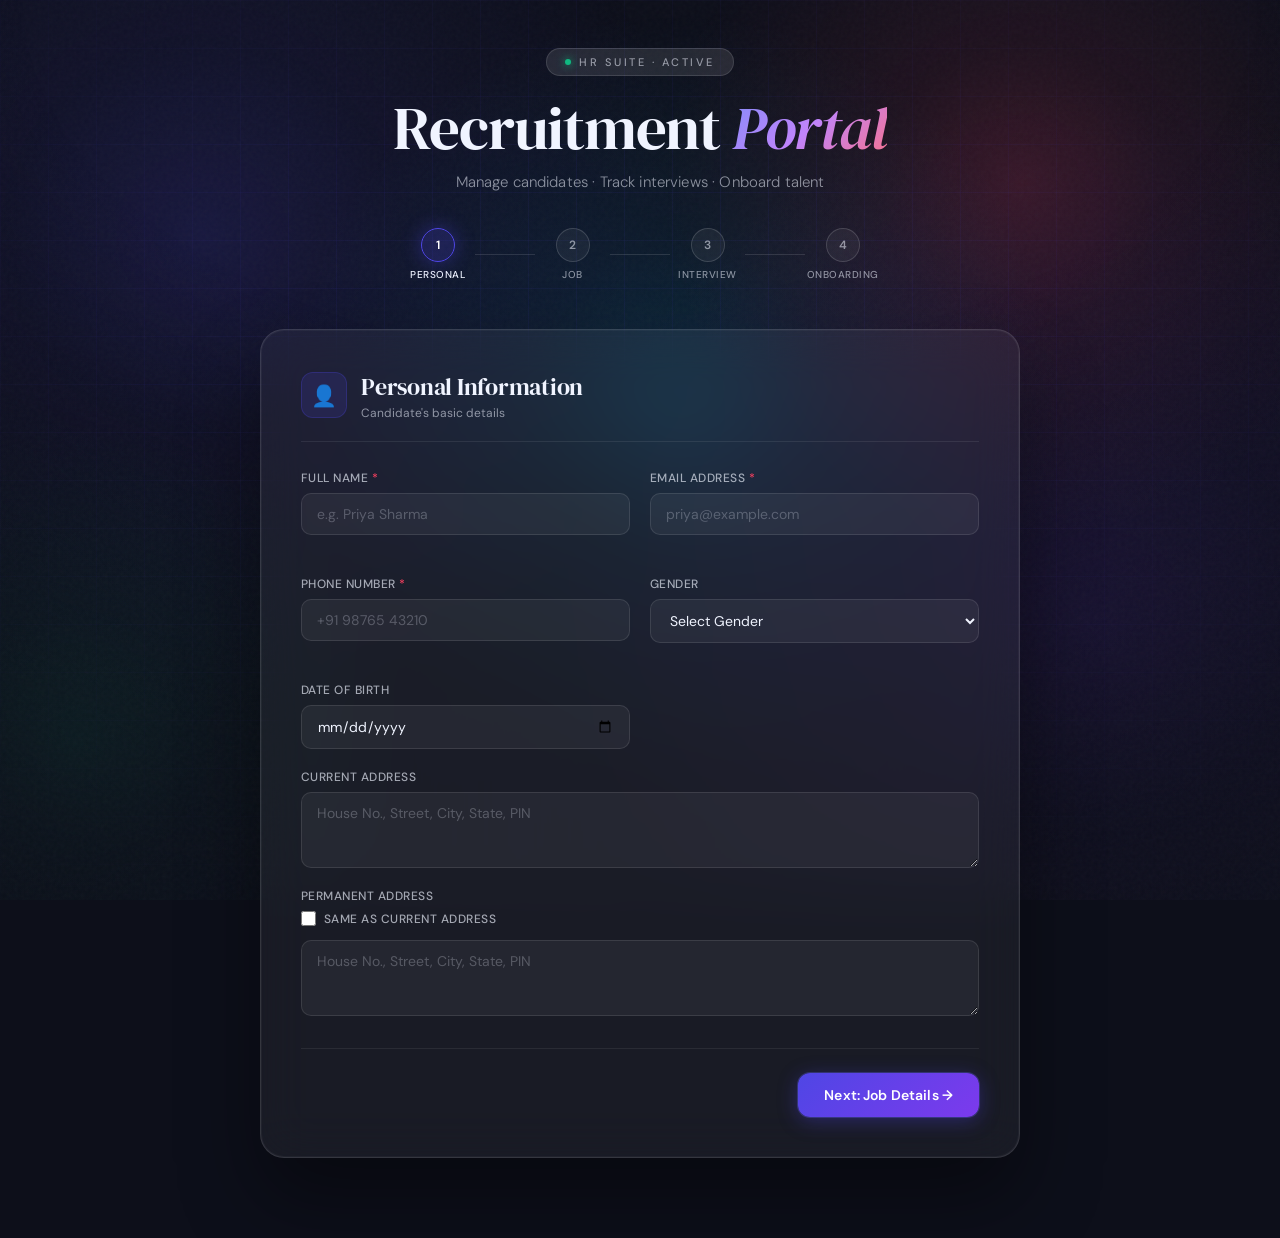
<file: index.html>
<!DOCTYPE html>
<html lang="en">
<head>
<meta charset="UTF-8">
<meta name="viewport" content="width=device-width, initial-scale=1.0">
<title>HR Recruitment Portal</title>
<link href="https://fonts.googleapis.com/css2?family=DM+Serif+Display:ital@0;1&family=DM+Sans:wght@300;400;500;600&display=swap" rel="stylesheet">
<style>
*,*::before,*::after{box-sizing:border-box;margin:0;padding:0}

:root{
  --ink:#0d0f1a;
  --indigo:#4f46e5;
  --violet:#7c3aed;
  --rose:#f43f5e;
  --emerald:#10b981;
  --border:rgba(255,255,255,0.12);
  --text:#f0f4ff;
  --muted:rgba(240,244,255,0.55);
  --font:'DM Sans',sans-serif;
  --serif:'DM Serif Display',serif;
}

html{scroll-behavior:smooth}
body{font-family:var(--font);background:var(--ink);color:var(--text);min-height:100vh;overflow-x:hidden;position:relative}

#bgCanvas{position:fixed;inset:0;z-index:0;pointer-events:none;width:100%;height:100%}

.grid-overlay{
  position:fixed;inset:0;z-index:0;pointer-events:none;
  background-image:linear-gradient(rgba(79,70,229,0.07) 1px,transparent 1px),linear-gradient(90deg,rgba(79,70,229,0.07) 1px,transparent 1px);
  background-size:48px 48px;
  mask-image:radial-gradient(ellipse 80% 80% at 50% 50%,#000 40%,transparent 100%);
}
.vignette{position:fixed;inset:0;z-index:0;pointer-events:none;background:radial-gradient(ellipse 120% 100% at 50% 0%,transparent 40%,rgba(13,15,26,0.7) 100%)}
.noise{position:fixed;inset:0;z-index:0;pointer-events:none;opacity:0.03;background-image:url("data:image/svg+xml,%3Csvg viewBox='0 0 256 256' xmlns='http://www.w3.org/2000/svg'%3E%3Cfilter id='noise'%3E%3CfeTurbulence type='fractalNoise' baseFrequency='0.9' numOctaves='4' stitchTiles='stitch'/%3E%3C/filter%3E%3Crect width='100%25' height='100%25' filter='url(%23noise)'/%3E%3C/svg%3E")}
.particles{position:fixed;inset:0;z-index:0;pointer-events:none;overflow:hidden}
.particle{position:absolute;border-radius:50%;animation:floatUp linear infinite;opacity:0}
@keyframes floatUp{0%{transform:translateY(0) scale(1);opacity:0}10%{opacity:1}90%{opacity:.4}100%{transform:translateY(-100vh) scale(.4);opacity:0}}

.portal-wrapper{position:relative;z-index:1;max-width:800px;margin:0 auto;padding:48px 20px 80px}

.portal-header{text-align:center;margin-bottom:48px;animation:slideDown .8s cubic-bezier(.22,1,.36,1) both}
@keyframes slideDown{from{opacity:0;transform:translateY(-32px)}to{opacity:1;transform:translateY(0)}}

.header-eyebrow{display:inline-flex;align-items:center;gap:8px;background:rgba(255,255,255,0.10);border:1px solid var(--border);backdrop-filter:blur(12px);color:var(--muted);font-size:11px;font-weight:500;letter-spacing:2.5px;text-transform:uppercase;padding:6px 18px;border-radius:99px;margin-bottom:20px}
.eyebrow-dot{width:6px;height:6px;border-radius:50%;background:var(--emerald);box-shadow:0 0 8px var(--emerald);animation:pulse 2s ease infinite}
@keyframes pulse{0%,100%{opacity:1;transform:scale(1)}50%{opacity:.5;transform:scale(.8)}}

.portal-title{font-family:var(--serif);font-size:clamp(2.4rem,6vw,3.8rem);font-weight:400;line-height:1.05;letter-spacing:-.02em;margin-bottom:12px}
.portal-title .accent{font-style:italic;background:linear-gradient(135deg,#818cf8,#c084fc,#fb7185);-webkit-background-clip:text;-webkit-text-fill-color:transparent;background-clip:text}
.portal-subtitle{color:var(--muted);font-size:15px;font-weight:300;letter-spacing:.01em;margin-bottom:36px}

.step-track{display:flex;align-items:center;justify-content:center;max-width:480px;margin:0 auto}
.step-item{display:flex;flex-direction:column;align-items:center;gap:6px;flex:1}
.step-connector{height:1px;flex:1;background:rgba(255,255,255,0.12);transition:background .5s;max-width:60px}
.step-connector.filled{background:linear-gradient(90deg,var(--indigo),var(--violet))}
.step-circle{width:34px;height:34px;border-radius:50%;display:flex;align-items:center;justify-content:center;font-size:12px;font-weight:600;border:1.5px solid rgba(255,255,255,0.15);background:rgba(255,255,255,0.05);color:var(--muted);transition:all .4s cubic-bezier(.34,1.56,.64,1);position:relative;z-index:1}
.step-circle.active{border-color:var(--indigo);background:rgba(79,70,229,0.2);color:#fff;box-shadow:0 0 20px rgba(79,70,229,0.4)}
.step-circle.done{border-color:var(--emerald);background:rgba(16,185,129,0.2);color:var(--emerald);box-shadow:0 0 16px rgba(16,185,129,0.3)}
.step-label{font-size:10px;font-weight:500;color:var(--muted);letter-spacing:.05em;text-transform:uppercase;transition:color .3s;white-space:nowrap}
.step-item.active .step-label{color:var(--text)}

.form-section{display:none;background:rgba(255,255,255,0.05);backdrop-filter:blur(24px);border:1px solid var(--border);border-radius:24px;padding:40px;margin-top:32px;animation:fadeUp .5s cubic-bezier(.22,1,.36,1) both;box-shadow:0 0 0 1px rgba(255,255,255,0.04) inset,0 40px 80px rgba(0,0,0,0.4)}
.form-section.active{display:block}
@keyframes fadeUp{from{opacity:0;transform:translateY(20px)}to{opacity:1;transform:translateY(0)}}

.section-header{display:flex;align-items:center;gap:14px;margin-bottom:28px;padding-bottom:20px;border-bottom:1px solid rgba(255,255,255,0.08)}
.section-icon-wrap{width:46px;height:46px;border-radius:12px;display:flex;align-items:center;justify-content:center;font-size:1.3rem;background:rgba(79,70,229,0.15);border:1px solid rgba(79,70,229,0.25)}
.section-title{font-family:var(--serif);font-size:1.5rem;font-weight:400;letter-spacing:-.01em}
.section-sub{font-size:12px;color:var(--muted);margin-top:2px}

.grid-2{display:grid;grid-template-columns:1fr 1fr;gap:20px}
@media(max-width:580px){.grid-2{grid-template-columns:1fr}.form-section{padding:24px 18px}}
.field-full{grid-column:1/-1}

.field-group{display:flex;flex-direction:column;gap:7px}
.field-group label{font-size:12px;font-weight:500;color:rgba(240,244,255,0.65);letter-spacing:.04em;text-transform:uppercase}
.req{color:var(--rose)}

input[type=text],input[type=email],input[type=tel],input[type=date],input[type=number],input[type=url],select,textarea{
  width:100%;padding:11px 15px;background:rgba(255,255,255,0.05);border:1px solid rgba(255,255,255,0.1);border-radius:10px;font-family:var(--font);font-size:14px;color:var(--text);outline:none;transition:border-color .2s,box-shadow .2s,background .2s;
}
input::placeholder,textarea::placeholder{color:rgba(240,244,255,0.25)}
input:focus,select:focus,textarea:focus{border-color:rgba(99,102,241,0.6);box-shadow:0 0 0 3px rgba(99,102,241,0.15);background:rgba(255,255,255,0.08)}
input.invalid,select.invalid,textarea.invalid{border-color:rgba(244,63,94,0.6);box-shadow:0 0 0 3px rgba(244,63,94,0.1)}
.field-error{font-size:11px;color:var(--rose);min-height:14px}
textarea{height:76px;resize:vertical}
select{cursor:pointer}
select option{background:#1a1d2e;color:var(--text)}

.skills-input-wrap{display:flex;flex-direction:column;gap:8px}
.skills-tags{display:flex;flex-wrap:wrap;gap:6px;min-height:4px}
.skill-tag{display:inline-flex;align-items:center;gap:5px;background:rgba(124,58,237,0.2);border:1px solid rgba(124,58,237,0.35);color:#c4b5fd;font-size:11px;font-weight:500;padding:4px 11px;border-radius:99px;animation:popIn .2s cubic-bezier(.34,1.56,.64,1)}
@keyframes popIn{from{transform:scale(.5);opacity:0}to{transform:scale(1);opacity:1}}
.skill-tag button{background:none;border:none;cursor:pointer;color:#c4b5fd;font-size:13px;line-height:1;padding:0;margin:0;width:auto;opacity:.7;transition:opacity .15s}
.skill-tag button:hover{opacity:1}

.status-buttons{display:flex;gap:8px;flex-wrap:wrap;margin-top:2px}
.status-btn{flex:1;padding:10px 8px;border:1px solid rgba(255,255,255,0.1);border-radius:10px;background:rgba(255,255,255,0.04);font-family:var(--font);font-size:12px;font-weight:600;cursor:pointer;transition:all .2s;color:var(--muted);min-width:88px;letter-spacing:.03em}
.status-btn:hover{border-color:rgba(255,255,255,0.25);color:var(--text)}
.status-btn.pending.active{background:rgba(245,158,11,0.15);border-color:rgba(245,158,11,0.4);color:#fcd34d;box-shadow:0 0 14px rgba(245,158,11,0.1)}
.status-btn.selected.active{background:rgba(16,185,129,0.15);border-color:rgba(16,185,129,0.4);color:#6ee7b7;box-shadow:0 0 14px rgba(16,185,129,0.1)}
.status-btn.rejected.active{background:rgba(244,63,94,0.15);border-color:rgba(244,63,94,0.4);color:#fda4af;box-shadow:0 0 14px rgba(244,63,94,0.1)}

.toggle-wrap{display:flex;align-items:center;gap:12px;margin-top:4px}
.toggle{position:relative;display:inline-block;width:48px;height:26px;flex-shrink:0}
.toggle input{opacity:0;width:0;height:0}
.toggle-slider{position:absolute;inset:0;background:rgba(255,255,255,0.1);border-radius:99px;transition:.3s;cursor:pointer;border:1px solid rgba(255,255,255,0.1)}
.toggle-slider::before{content:'';position:absolute;width:20px;height:20px;left:3px;top:2px;background:rgba(255,255,255,0.7);border-radius:50%;transition:.3s;box-shadow:0 1px 4px rgba(0,0,0,0.4)}
.toggle input:checked+.toggle-slider{background:linear-gradient(135deg,var(--indigo),var(--violet));border-color:transparent}
.toggle input:checked+.toggle-slider::before{transform:translateX(22px);background:#fff}
.toggle-text{font-size:13px;color:var(--muted)}

.same-address-wrap{display:flex;align-items:center;gap:8px;margin-bottom:6px}
.same-address-wrap input[type=checkbox]{width:15px;height:15px;accent-color:var(--indigo);cursor:pointer}
.checkbox-label{font-size:12px;color:var(--muted);cursor:pointer;font-weight:500}

.salary-wrap{position:relative}
.salary-prefix{position:absolute;left:14px;top:50%;transform:translateY(-50%);font-size:14px;font-weight:600;color:var(--muted)}
.salary-wrap input{padding-left:26px}

.summary-card{background:rgba(79,70,229,0.08);border:1px solid rgba(99,102,241,0.25);border-radius:14px;padding:20px 24px;margin-top:24px}
.summary-card h3{font-size:13px;font-weight:600;color:rgba(165,180,252,0.9);margin-bottom:14px;letter-spacing:.05em;text-transform:uppercase}
.summary-grid{display:grid;grid-template-columns:1fr 1fr;gap:10px 24px}
.summary-item{font-size:13px}
.summary-item .s-label{color:var(--muted);font-weight:400;font-size:11px;text-transform:uppercase;letter-spacing:.04em;margin-bottom:1px}
.summary-item .s-val{color:var(--text);font-weight:500}
@media(max-width:480px){.summary-grid{grid-template-columns:1fr}}

.step-nav{display:flex;justify-content:space-between;align-items:center;margin-top:32px;padding-top:24px;border-top:1px solid rgba(255,255,255,0.07)}
.btn-next,.btn-back,.btn-submit{font-family:var(--font);font-weight:600;font-size:14px;border:none;border-radius:12px;padding:13px 26px;cursor:pointer;transition:all .22s cubic-bezier(.22,1,.36,1);letter-spacing:.01em}
.btn-next{background:linear-gradient(135deg,#4f46e5,#7c3aed);color:#fff;box-shadow:0 0 0 1px rgba(99,102,241,0.3),0 4px 20px rgba(79,70,229,0.35)}
.btn-next:hover{transform:translateY(-2px);box-shadow:0 0 0 1px rgba(99,102,241,0.5),0 8px 28px rgba(79,70,229,0.45)}
.btn-back{background:rgba(255,255,255,0.05);color:var(--muted);border:1px solid rgba(255,255,255,0.1)}
.btn-back:hover{background:rgba(255,255,255,0.09);color:var(--text)}
.btn-submit{background:linear-gradient(135deg,#0d9488,#10b981);color:#fff;box-shadow:0 0 0 1px rgba(16,185,129,0.3),0 4px 20px rgba(13,148,136,0.35);padding:13px 32px;font-size:15px}
.btn-submit:hover{transform:translateY(-2px);box-shadow:0 0 0 1px rgba(16,185,129,0.5),0 8px 28px rgba(13,148,136,0.45)}
.btn-submit:disabled{opacity:.5;cursor:not-allowed;transform:none}
.hidden{display:none!important}

.toast{position:fixed;bottom:32px;right:32px;background:rgba(30,34,53,0.95);backdrop-filter:blur(20px);border:1px solid var(--border);color:var(--text);padding:14px 22px;border-radius:14px;font-size:14px;font-weight:500;display:flex;align-items:center;gap:10px;box-shadow:0 20px 50px rgba(0,0,0,0.5);transform:translateY(80px);opacity:0;transition:all .45s cubic-bezier(.22,1,.36,1);z-index:1000}
.toast.show{transform:translateY(0);opacity:1}
</style>
</head>
<body>

<canvas id="bgCanvas"></canvas>
<div class="grid-overlay"></div>
<div class="vignette"></div>
<div class="noise"></div>
<div class="particles" id="particles"></div>

<div class="portal-wrapper">

  <header class="portal-header">
    <div class="header-eyebrow"><span class="eyebrow-dot"></span>HR Suite · Active</div>
    <h1 class="portal-title">Recruitment <span class="accent">Portal</span></h1>
    <p class="portal-subtitle">Manage candidates · Track interviews · Onboard talent</p>
    <div class="step-track">
      <div class="step-item active" data-step="1"><div class="step-circle active" id="sc1">1</div><span class="step-label">Personal</span></div>
      <div class="step-connector" id="conn1"></div>
      <div class="step-item" data-step="2"><div class="step-circle" id="sc2">2</div><span class="step-label">Job</span></div>
      <div class="step-connector" id="conn2"></div>
      <div class="step-item" data-step="3"><div class="step-circle" id="sc3">3</div><span class="step-label">Interview</span></div>
      <div class="step-connector" id="conn3"></div>
      <div class="step-item" data-step="4"><div class="step-circle" id="sc4">4</div><span class="step-label">Onboarding</span></div>
    </div>
  </header>

  <form id="hrForm" novalidate>

    <!-- STEP 1: Personal -->
    <section class="form-section active" id="step1">
      <div class="section-header">
        <div class="section-icon-wrap">👤</div>
        <div><h2 class="section-title">Personal Information</h2><p class="section-sub">Candidate's basic details</p></div>
      </div>
      <div class="grid-2">
        <div class="field-group">
          <label>Full Name <span class="req">*</span></label>
          <input type="text" id="name" placeholder="e.g. Priya Sharma">
          <span class="field-error" id="nameErr"></span>
        </div>
        <div class="field-group">
          <label>Email Address <span class="req">*</span></label>
          <input type="email" id="email" placeholder="priya@example.com">
          <span class="field-error" id="emailErr"></span>
        </div>
        <div class="field-group">
          <label>Phone Number <span class="req">*</span></label>
          <input type="tel" id="phone" placeholder="+91 98765 43210">
          <span class="field-error" id="phoneErr"></span>
        </div>
        <div class="field-group">
          <label>Gender</label>
          <select id="gender">
            <option value="">Select Gender</option>
            <option>Male</option><option>Female</option><option>Other</option><option>Prefer not to say</option>
          </select>
        </div>
        <div class="field-group">
          <label>Date of Birth</label>
          <input type="date" id="dob">
        </div>
        <div class="field-group field-full">
          <label>Current Address</label>
          <textarea id="currentAddress" placeholder="House No., Street, City, State, PIN"></textarea>
        </div>
        <div class="field-group field-full">
          <label>Permanent Address</label>
          <div class="same-address-wrap">
            <input type="checkbox" id="sameAddress">
            <label for="sameAddress" class="checkbox-label">Same as current address</label>
          </div>
          <textarea id="permanentAddress" placeholder="House No., Street, City, State, PIN"></textarea>
        </div>
      </div>
      <div class="step-nav">
        <div></div>
        <button type="button" class="btn-next" onclick="goToStep(2)">Next: Job Details →</button>
      </div>
    </section>

    <!-- STEP 2: Job -->
    <section class="form-section" id="step2">
      <div class="section-header">
        <div class="section-icon-wrap">💼</div>
        <div><h2 class="section-title">Job Details</h2><p class="section-sub">Role, skills &amp; experience</p></div>
      </div>
      <div class="grid-2">
        <div class="field-group">
          <label>Position Applied For <span class="req">*</span></label>
          <input type="text" id="position" placeholder="e.g. Senior Developer">
          <span class="field-error" id="positionErr"></span>
        </div>
        <div class="field-group">
          <label>Department</label>
          <select id="department">
            <option value="">Select Department</option>
            <option>Engineering</option><option>Design</option><option>Marketing</option>
            <option>Sales</option><option>HR</option><option>Finance</option>
            <option>Operations</option><option>Other</option>
          </select>
        </div>
        <div class="field-group field-full">
          <label>Skills</label>
          <div class="skills-input-wrap">
            <input type="text" id="skillInput" placeholder="Type a skill and press Enter (e.g. React, Python)">
            <div class="skills-tags" id="skillsTags"></div>
            <input type="hidden" id="skills">
          </div>
        </div>
        <div class="field-group">
          <label>Experience (Years)</label>
          <input type="number" id="experience" placeholder="e.g. 4" min="0" max="50">
        </div>
        <div class="field-group">
          <label>Application Date</label>
          <input type="date" id="applicationDate">
        </div>
        <div class="field-group field-full">
          <label>Resume Link (Google Drive URL)</label>
          <input type="url" id="resume" placeholder="https://drive.google.com/file/...">
        </div>
      </div>
      <div class="step-nav">
        <button type="button" class="btn-back" onclick="goToStep(1)">← Back</button>
        <button type="button" class="btn-next" onclick="goToStep(3)">Next: Interview →</button>
      </div>
    </section>

    <!-- STEP 3: Interview -->
    <section class="form-section" id="step3">
      <div class="section-header">
        <div class="section-icon-wrap">🎯</div>
        <div><h2 class="section-title">Interview Tracking</h2><p class="section-sub">Status, rounds &amp; evaluation</p></div>
      </div>
      <div class="grid-2">
        <div class="field-group">
          <label>Interview Status</label>
          <div class="status-buttons">
            <button type="button" class="status-btn pending active" data-value="Pending" onclick="setStatus(this,'interviewStatus')">⏳ Pending</button>
            <button type="button" class="status-btn selected" data-value="Selected" onclick="setStatus(this,'interviewStatus')">✅ Selected</button>
            <button type="button" class="status-btn rejected" data-value="Rejected" onclick="setStatus(this,'interviewStatus')">❌ Rejected</button>
          </div>
          <input type="hidden" id="interviewStatus" value="Pending">
        </div>
        <div class="field-group">
          <label>Offer Letter Sent?</label>
          <div class="toggle-wrap">
            <label class="toggle"><input type="checkbox" id="offerSentToggle"><span class="toggle-slider"></span></label>
            <span class="toggle-text" id="offerSentText">Not Sent</span>
            <input type="hidden" id="offerSent" value="No">
          </div>
        </div>
        <div class="field-group">
          <label>Interview Round</label>
          <select id="interviewRound">
            <option value="">Select Round</option>
            <option>HR Screening</option><option>Technical Round 1</option>
            <option>Technical Round 2</option><option>Managerial Round</option><option>Final Round</option>
          </select>
        </div>
        <div class="field-group">
          <label>Candidate Selected?</label>
          <div class="toggle-wrap">
            <label class="toggle"><input type="checkbox" id="selectedToggle"><span class="toggle-slider"></span></label>
            <span class="toggle-text" id="selectedText">No</span>
            <input type="hidden" id="selected" value="No">
          </div>
        </div>
        <div class="field-group field-full">
          <label>HR Remarks</label>
          <textarea id="remarks" placeholder="Add notes about the candidate..."></textarea>
        </div>
      </div>
      <div class="step-nav">
        <button type="button" class="btn-back" onclick="goToStep(2)">← Back</button>
        <button type="button" class="btn-next" onclick="goToStep(4)">Next: Onboarding →</button>
      </div>
    </section>

    <!-- STEP 4: Onboarding -->
    <section class="form-section" id="step4">
      <div class="section-header">
        <div class="section-icon-wrap">🚀</div>
        <div><h2 class="section-title">Employee Onboarding</h2><p class="section-sub">Final package &amp; joining details</p></div>
      </div>
      <div class="grid-2">
        <div class="field-group">
          <label>Date of Joining</label>
          <input type="date" id="joiningDate">
        </div>
        <div class="field-group">
          <label>Employment Type</label>
          <select id="employmentType">
            <option>Full-time</option><option>Intern</option><option>Contract</option><option>Part-time</option>
          </select>
        </div>
        <div class="field-group">
          <label>Work Location</label>
          <input type="text" id="workLocation" placeholder="e.g. Mumbai / Remote / Hybrid">
        </div>
        <div class="field-group">
          <label>Salary Package (LPA)</label>
          <div class="salary-wrap">
            <span class="salary-prefix">₹</span>
            <input type="text" id="salary" placeholder="e.g. 12 LPA">
          </div>
        </div>
      </div>
      <div class="summary-card">
        <h3>📋 Submission Summary</h3>
        <div class="summary-grid" id="summaryGrid"></div>
      </div>
      <div class="step-nav">
        <button type="button" class="btn-back" onclick="goToStep(3)">← Back</button>
        <button type="submit" class="btn-submit" id="submitBtn">
          <span id="btnText">💾 Save to Google Sheets</span>
          <span id="btnLoader" class="hidden">Saving…</span>
        </button>
      </div>
    </section>

  </form>

  <div class="toast" id="toast">
    <span>🎉</span>
    <span id="toastMsg">Employee saved successfully!</span>
  </div>

</div>

<script>
// Canvas aurora background
(function(){
  const canvas=document.getElementById('bgCanvas');
  const ctx=canvas.getContext('2d');
  let W,H,t=0;
  const orbs=[
    {x:.15,y:.2,r:.38,c:[79,70,229],vx:.00012,vy:.00008},
    {x:.8,y:.7,r:.42,c:[124,58,237],vx:-.0001,vy:.00015},
    {x:.5,y:.5,r:.3,c:[14,165,233],vx:.00008,vy:-.00012},
    {x:.1,y:.8,r:.25,c:[16,185,129],vx:.00015,vy:-.0001},
    {x:.85,y:.15,r:.28,c:[244,63,94],vx:-.00009,vy:.00013},
  ];
  function resize(){W=canvas.width=innerWidth;H=canvas.height=innerHeight}
  resize();window.addEventListener('resize',resize);
  let mx=W/2,my=H/2;
  document.addEventListener('mousemove',e=>{mx=e.clientX;my=e.clientY});
  function draw(){
    ctx.clearRect(0,0,W,H);t+=.003;
    orbs.forEach((o,i)=>{
      const ox=Math.sin(t*1.1+i*1.3)*0.06,oy=Math.cos(t*.9+i*1.7)*0.06;
      o.x+=o.vx+(mx/W-.5)*.00008;o.y+=o.vy+(my/H-.5)*.00008;
      if(o.x<-.1)o.x=1.1;if(o.x>1.1)o.x=-.1;if(o.y<-.1)o.y=1.1;if(o.y>1.1)o.y=-.1;
      const cx=(o.x+ox)*W,cy=(o.y+oy)*H,rad=o.r*Math.max(W,H);
      const g=ctx.createRadialGradient(cx,cy,0,cx,cy,rad);
      const [r,gv,b]=o.c;
      g.addColorStop(0,`rgba(${r},${gv},${b},.18)`);
      g.addColorStop(.4,`rgba(${r},${gv},${b},.08)`);
      g.addColorStop(1,`rgba(${r},${gv},${b},0)`);
      ctx.beginPath();ctx.arc(cx,cy,rad,0,Math.PI*2);ctx.fillStyle=g;ctx.fill();
    });
    requestAnimationFrame(draw);
  }
  draw();
})();

// Floating particles
(function(){
  const c=document.getElementById('particles');
  const cols=['rgba(99,102,241,.5)','rgba(139,92,246,.4)','rgba(20,184,166,.3)','rgba(251,191,36,.3)'];
  for(let i=0;i<18;i++){
    const p=document.createElement('div');p.className='particle';
    const s=Math.random()*3+1;
    p.style.cssText=`width:${s}px;height:${s}px;left:${Math.random()*100}%;bottom:-${Math.random()*20}%;background:${cols[Math.floor(Math.random()*cols.length)]};animation-duration:${8+Math.random()*12}s;animation-delay:${Math.random()*8}s;`;
    c.appendChild(p);
  }
})();

// ── UPDATE THIS URL AFTER EACH NEW DEPLOYMENT ──
const SCRIPT_URL = "https://script.google.com/macros/s/AKfycbz_5s6IU-fEwYAya6ZQ5YxRs8TMgsRWInVAEJiDkUBPBzx9GvUXgNotKCKB_nl7kig/exec";

let currentStep = 1;

function goToStep(step) {
  if (step > currentStep && !validateStep(currentStep)) return;
  document.getElementById(`step${currentStep}`).classList.remove('active');
  document.getElementById(`step${step}`).classList.add('active');
  currentStep = step;
  updateProgress();
  if (step === 4) buildSummary();
  window.scrollTo({top:0,behavior:'smooth'});
}

function updateProgress() {
  for (let i=1;i<=4;i++) {
    const sc=document.getElementById(`sc${i}`);
    const si=document.querySelector(`.step-item[data-step="${i}"]`);
    sc.className='step-circle';si.classList.remove('active');
    if(i<currentStep){sc.classList.add('done');sc.textContent='✓';}
    else if(i===currentStep){sc.classList.add('active');sc.textContent=i;si.classList.add('active');}
    else{sc.textContent=i;}
  }
  for(let i=1;i<=3;i++) document.getElementById(`conn${i}`).classList.toggle('filled',i<currentStep);
}

function validateStep(step) {
  let valid=true;
  const rules={
    1:[
      {id:'name',errId:'nameErr',msg:'Full name is required.'},
      {id:'email',errId:'emailErr',msg:'Valid email is required.',pattern:/^[^\s@]+@[^\s@]+\.[^\s@]+$/},
      {id:'phone',errId:'phoneErr',msg:'Phone number is required.'},
    ],
    2:[{id:'position',errId:'positionErr',msg:'Position is required.'}]
  };
  if(rules[step]) rules[step].forEach(rule=>{
    const el=document.getElementById(rule.id);
    const err=document.getElementById(rule.errId);
    const val=el.value.trim();
    const failed=!val||(rule.pattern&&!rule.pattern.test(val));
    el.classList.toggle('invalid',failed);
    err.textContent=failed?rule.msg:'';
    if(failed)valid=false;
  });
  return valid;
}

['name','email','phone','position'].forEach(id=>{
  const el=document.getElementById(id);
  if(el) el.addEventListener('input',()=>{
    el.classList.remove('invalid');
    const err=document.getElementById(id+'Err');
    if(err) err.textContent='';
  });
});

let skillsList=[];
document.getElementById('skillInput').addEventListener('keydown',function(e){
  if(e.key==='Enter'||e.key===','){
    e.preventDefault();
    const val=this.value.trim().replace(/,+$/,'');
    if(val&&!skillsList.includes(val)){skillsList.push(val);renderSkills();}
    this.value='';
  }
});
function renderSkills(){
  document.getElementById('skillsTags').innerHTML=skillsList.map((s,i)=>
    `<span class="skill-tag">${s}<button type="button" onclick="removeSkill(${i})">×</button></span>`
  ).join('');
  document.getElementById('skills').value=skillsList.join(', ');
}
function removeSkill(i){skillsList.splice(i,1);renderSkills();}

function setStatus(btn,hiddenId){
  btn.closest('.status-buttons').querySelectorAll('.status-btn').forEach(b=>b.classList.remove('active'));
  btn.classList.add('active');
  document.getElementById(hiddenId).value=btn.dataset.value;
}

function setupToggle(checkboxId,textId,hiddenId,onText,offText){
  const chk=document.getElementById(checkboxId);
  chk.addEventListener('change',()=>{
    document.getElementById(textId).textContent=chk.checked?onText:offText;
    document.getElementById(hiddenId).value=chk.checked?'Yes':'No';
  });
}
setupToggle('offerSentToggle','offerSentText','offerSent','Sent ✓','Not Sent');
setupToggle('selectedToggle','selectedText','selected','Yes ✓','No');

document.getElementById('sameAddress').addEventListener('change',function(){
  const perm=document.getElementById('permanentAddress');
  if(this.checked){perm.value=document.getElementById('currentAddress').value;perm.setAttribute('readonly',true);perm.style.opacity='.5';}
  else{perm.removeAttribute('readonly');perm.style.opacity='';}
});
document.getElementById('currentAddress').addEventListener('input',function(){
  if(document.getElementById('sameAddress').checked) document.getElementById('permanentAddress').value=this.value;
});

function buildSummary(){
  const fields=[
    ['Name','name'],['Email','email'],['Phone','phone'],
    ['Position','position'],['Department','department'],
    ['Experience','experience','yrs'],
    ['Interview Status','interviewStatus'],['Interview Round','interviewRound'],
    ['Offer Sent','offerSent'],['Employment Type','employmentType'],
    ['Work Location','workLocation'],['Salary','salary'],
  ];
  document.getElementById('summaryGrid').innerHTML=fields.map(([label,id,suffix])=>{
    const val=document.getElementById(id)?.value||'—';
    return `<div class="summary-item"><div class="s-label">${label}</div><div class="s-val">${val||'—'}${val&&suffix?' '+suffix:''}</div></div>`;
  }).join('');
}

function getValue(id){return document.getElementById(id)?.value?.trim()||'';}

document.getElementById('hrForm').addEventListener('submit',async function(e){
  e.preventDefault();
  if(!validateStep(currentStep))return;
  const btnText=document.getElementById('btnText');
  const btnLoader=document.getElementById('btnLoader');
  const submitBtn=document.getElementById('submitBtn');
  btnText.classList.add('hidden');btnLoader.classList.remove('hidden');submitBtn.disabled=true;

  const data={
    name:            getValue('name'),
    email:           getValue('email'),
    phone:           getValue('phone'),
    gender:          getValue('gender'),
    dob:             getValue('dob'),
    currentAddress:  getValue('currentAddress'),
    permanentAddress:getValue('permanentAddress'),
    position:        getValue('position'),
    department:      getValue('department'),
    skills:          getValue('skills'),
    experience:      getValue('experience'),
    resume:          getValue('resume'),
    applicationDate: getValue('applicationDate'),
    interviewStatus: getValue('interviewStatus'),
    interviewRound:  getValue('interviewRound'),
    selected:        getValue('selected'),
    remarks:         getValue('remarks'),
    offerSent:       getValue('offerSent'),
    joiningDate:     getValue('joiningDate'),
    employmentType:  getValue('employmentType'),
    workLocation:    getValue('workLocation'),
    salary:          getValue('salary'),
  };

  try{
    await fetch(SCRIPT_URL,{method:'POST',mode:'no-cors',headers:{'Content-Type':'application/json'},body:JSON.stringify(data)});
    showToast('🎉 Employee saved to Google Sheets!');
    document.getElementById('hrForm').reset();
    skillsList=[];renderSkills();
    document.getElementById('offerSentText').textContent='Not Sent';
    document.getElementById('selectedText').textContent='No';
    document.getElementById('offerSent').value='No';
    document.getElementById('selected').value='No';
    goToStep(1);
  }catch(err){
    showToast('❌ Error saving. Check your Script URL.',true);
  }finally{
    btnText.classList.remove('hidden');btnLoader.classList.add('hidden');submitBtn.disabled=false;
  }
});

function showToast(msg,isError=false){
  const toast=document.getElementById('toast');
  document.getElementById('toastMsg').textContent=msg;
  toast.style.borderColor=isError?'rgba(244,63,94,.3)':'rgba(16,185,129,.3)';
  toast.classList.add('show');
  setTimeout(()=>toast.classList.remove('show'),4000);
}

document.getElementById('applicationDate').valueAsDate=new Date();
</script>
</body>
</html>
</file>
